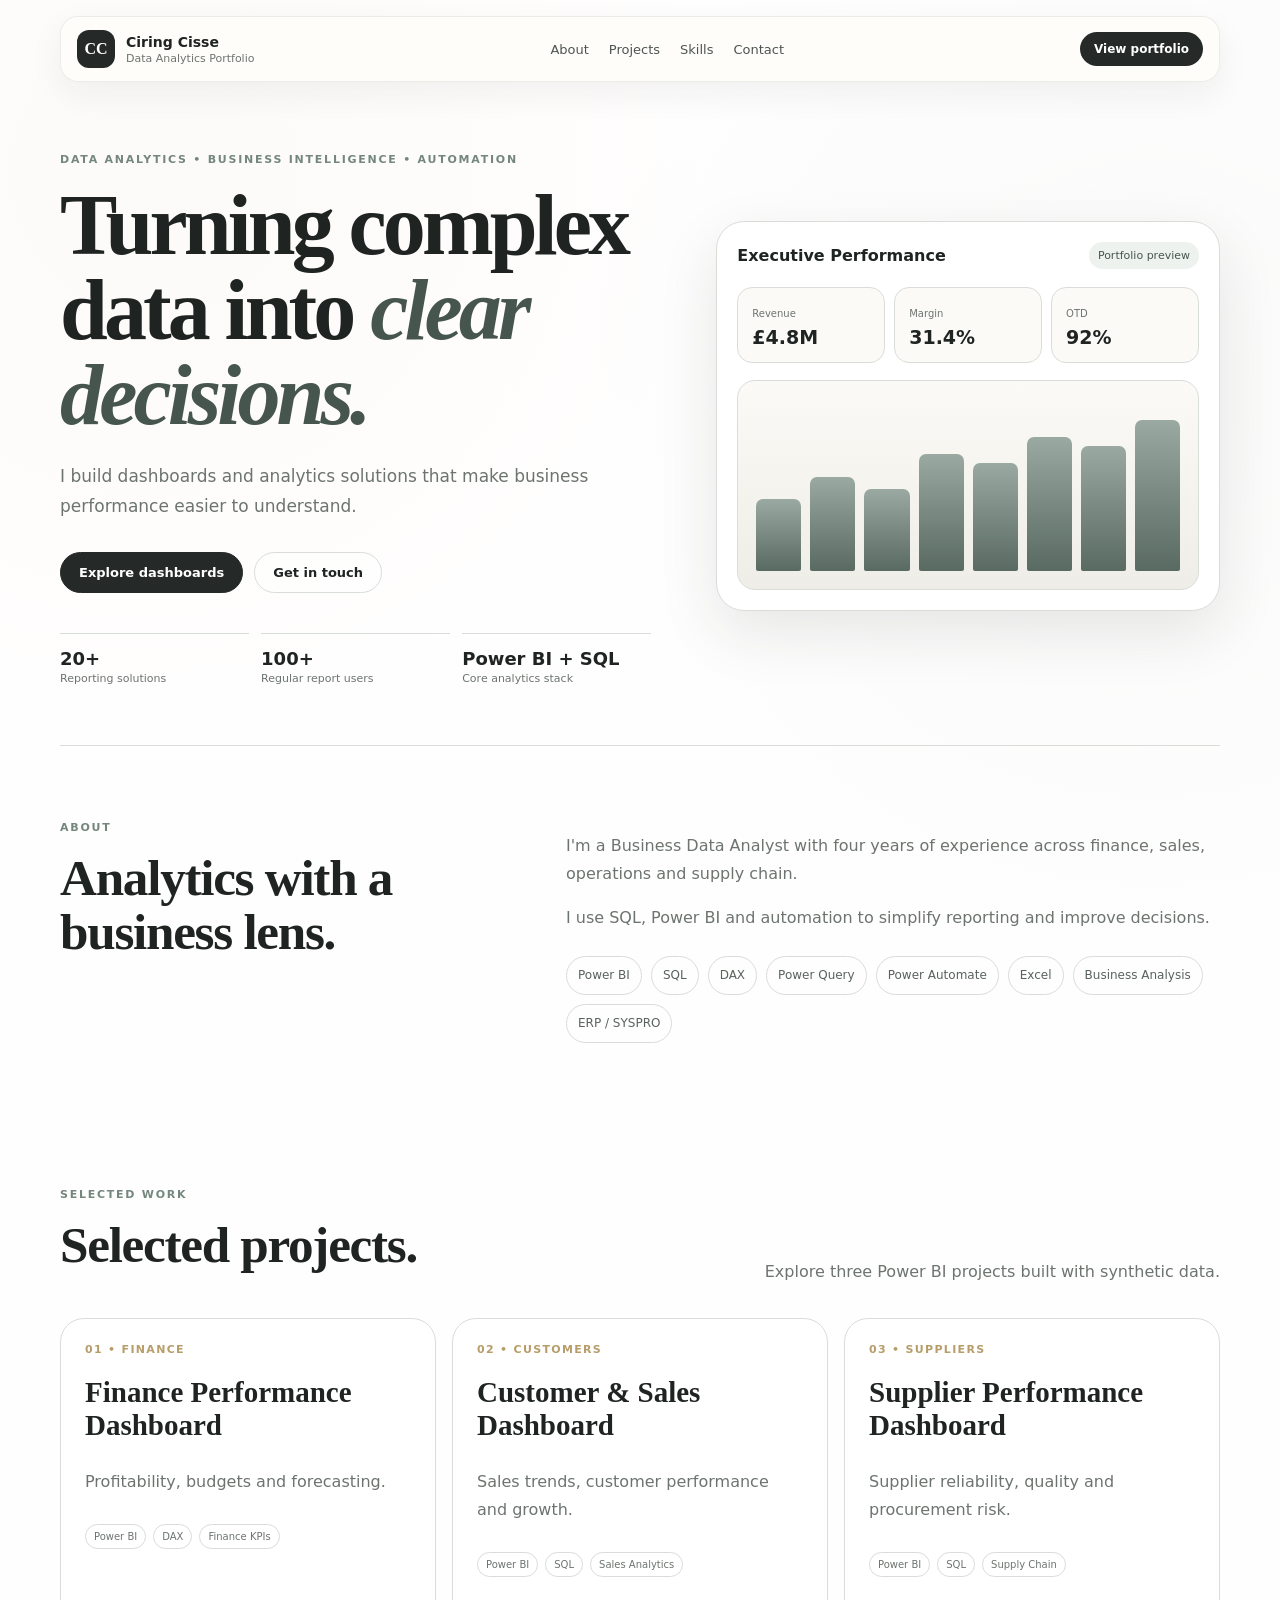
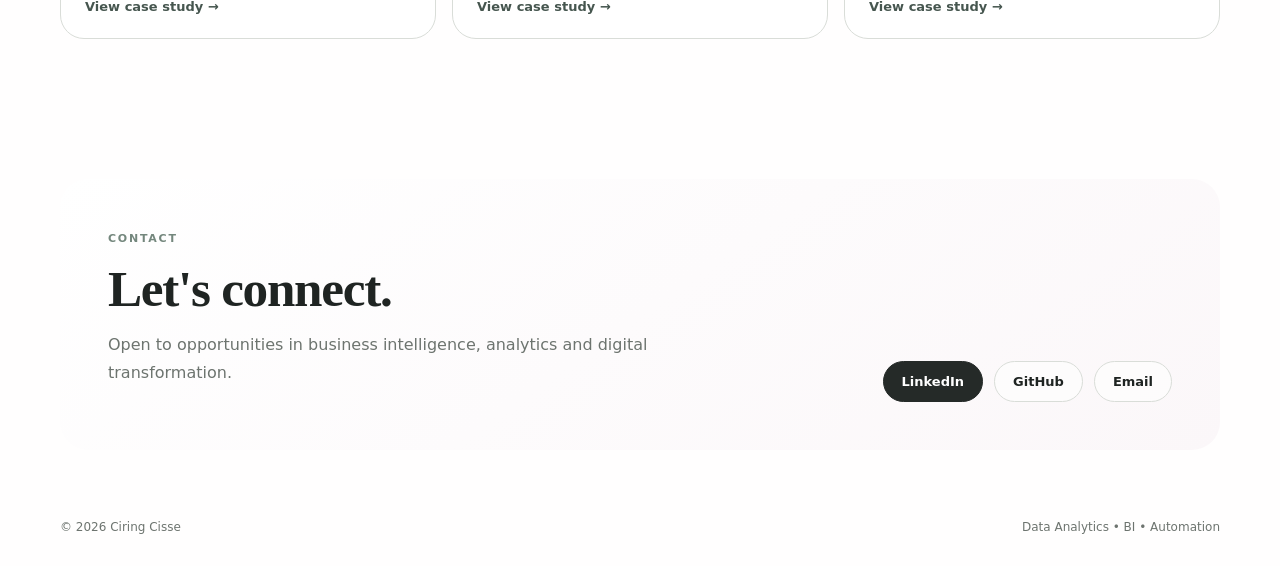
<file: index.html>
<!doctype html>
<html lang="en">
<head>
<meta charset="utf-8"><meta name="viewport" content="width=device-width,initial-scale=1">
<title>Ciring Cisse | Data Analyst Portfolio</title>
<meta name="description" content="Data analytics portfolio showcasing Power BI, SQL, DAX and business intelligence projects.">
<link rel="stylesheet" href="assets/styles.css">
</head>
<body>

<header class="site-header">
  <a class="brand" href="index.html">
    <span class="brand-mark">CC</span>
    <span class="brand-text"><strong>Ciring Cisse</strong><span>Data Analytics Portfolio</span></span>
  </a>
  <nav>
    <a href="index.html#about">About</a>
    <a href="index.html#projects">Projects</a>
    <a href="index.html#skills">Skills</a>
    <a href="index.html#contact">Contact</a>
  </nav>
  <a class="header-cta" href="index.html#projects">View portfolio</a>
</header>

<main>
<section class="hero wrap">
  <div>
    <span class="eyebrow">Data Analytics • Business Intelligence • Automation</span>
    <h1>Turning complex data into <em>clear decisions.</em></h1>
    <p class="lead">I build dashboards and analytics solutions that make business performance easier to understand.</p>
    <div class="button-row">
      <a class="btn primary" href="#projects">Explore dashboards</a>
      <a class="btn secondary" href="#contact">Get in touch</a>
    </div>
    <div class="hero-stats">
      <div><strong>20+</strong><span>Reporting solutions</span></div>
      <div><strong>100+</strong><span>Regular report users</span></div>
      <div><strong>Power BI + SQL</strong><span>Core analytics stack</span></div>
    </div>
  </div>
  <div class="preview">
    <div class="preview-top"><strong>Executive Performance</strong><span class="status">Portfolio preview</span></div>
    <div class="kpi-grid">
      <div class="kpi"><span>Revenue</span><strong>£4.8M</strong></div>
      <div class="kpi"><span>Margin</span><strong>31.4%</strong></div>
      <div class="kpi"><span>OTD</span><strong>92%</strong></div>
    </div>
    <div class="chart">
      <span style="height:42%"></span><span style="height:55%"></span><span style="height:48%"></span><span style="height:68%"></span>
      <span style="height:63%"></span><span style="height:78%"></span><span style="height:73%"></span><span style="height:88%"></span>
    </div>
  </div>
</section>

<section id="about" class="section wrap about-grid">
  <div>
    <span class="eyebrow">About</span>
    <h2>Analytics with a business lens.</h2>
  </div>
  <div class="body-copy">
    <p>I'm a Business Data Analyst with four years of experience across finance, sales, operations and supply chain.</p>
    <p>I use SQL, Power BI and automation to simplify reporting and improve decisions.</p>
    <div id="skills" class="skills">
      <span>Power BI</span><span>SQL</span><span>DAX</span><span>Power Query</span><span>Power Automate</span><span>Excel</span><span>Business Analysis</span><span>ERP / SYSPRO</span>
    </div>
  </div>
</section>

<section id="projects" class="section wrap">
  <div class="section-head">
    <div><span class="eyebrow">Selected Work</span><h2>Selected projects.</h2></div>
    <p>Explore three Power BI projects built with synthetic data.</p>
  </div>
  <div class="projects">
    <article class="project">
      <small>01 • FINANCE</small>
      <h3>Finance Performance Dashboard</h3>
      <p>Profitability, budgets and forecasting.</p>
      <div class="tags"><span>Power BI</span><span>DAX</span><span>Finance KPIs</span></div>
      <a class="project-link" href="finance.html">View case study →</a>
    </article>
    <article class="project">
      <small>02 • CUSTOMERS</small>
      <h3>Customer & Sales Dashboard</h3>
      <p>Sales trends, customer performance and growth.</p>
      <div class="tags"><span>Power BI</span><span>SQL</span><span>Sales Analytics</span></div>
      <a class="project-link" href="customers.html">View case study →</a>
    </article>
    <article class="project">
      <small>03 • SUPPLIERS</small>
      <h3>Supplier Performance Dashboard</h3>
      <p>Supplier reliability, quality and procurement risk.</p>
      <div class="tags"><span>Power BI</span><span>SQL</span><span>Supply Chain</span></div>
      <a class="project-link" href="suppliers.html">View case study →</a>
    </article>
  </div>
</section>

<section id="contact" class="section wrap">
  <div class="contact">
    <div>
      <span class="eyebrow">Contact</span>
      <h2>Let's connect.</h2>
      <p>Open to opportunities in business intelligence, analytics and digital transformation.</p>
    </div>
    <div class="button-row">
      <a class="btn primary" href="#">LinkedIn</a>
      <a class="btn secondary" href="#">GitHub</a>
      <a class="btn secondary" href="#">Email</a>
    </div>
  </div>
</section>
</main>
<footer><span>© <span data-year></span> Ciring Cisse</span><span>Data Analytics • BI • Automation</span></footer>
<script src="assets/app.js"></script>
</body></html>
</file>
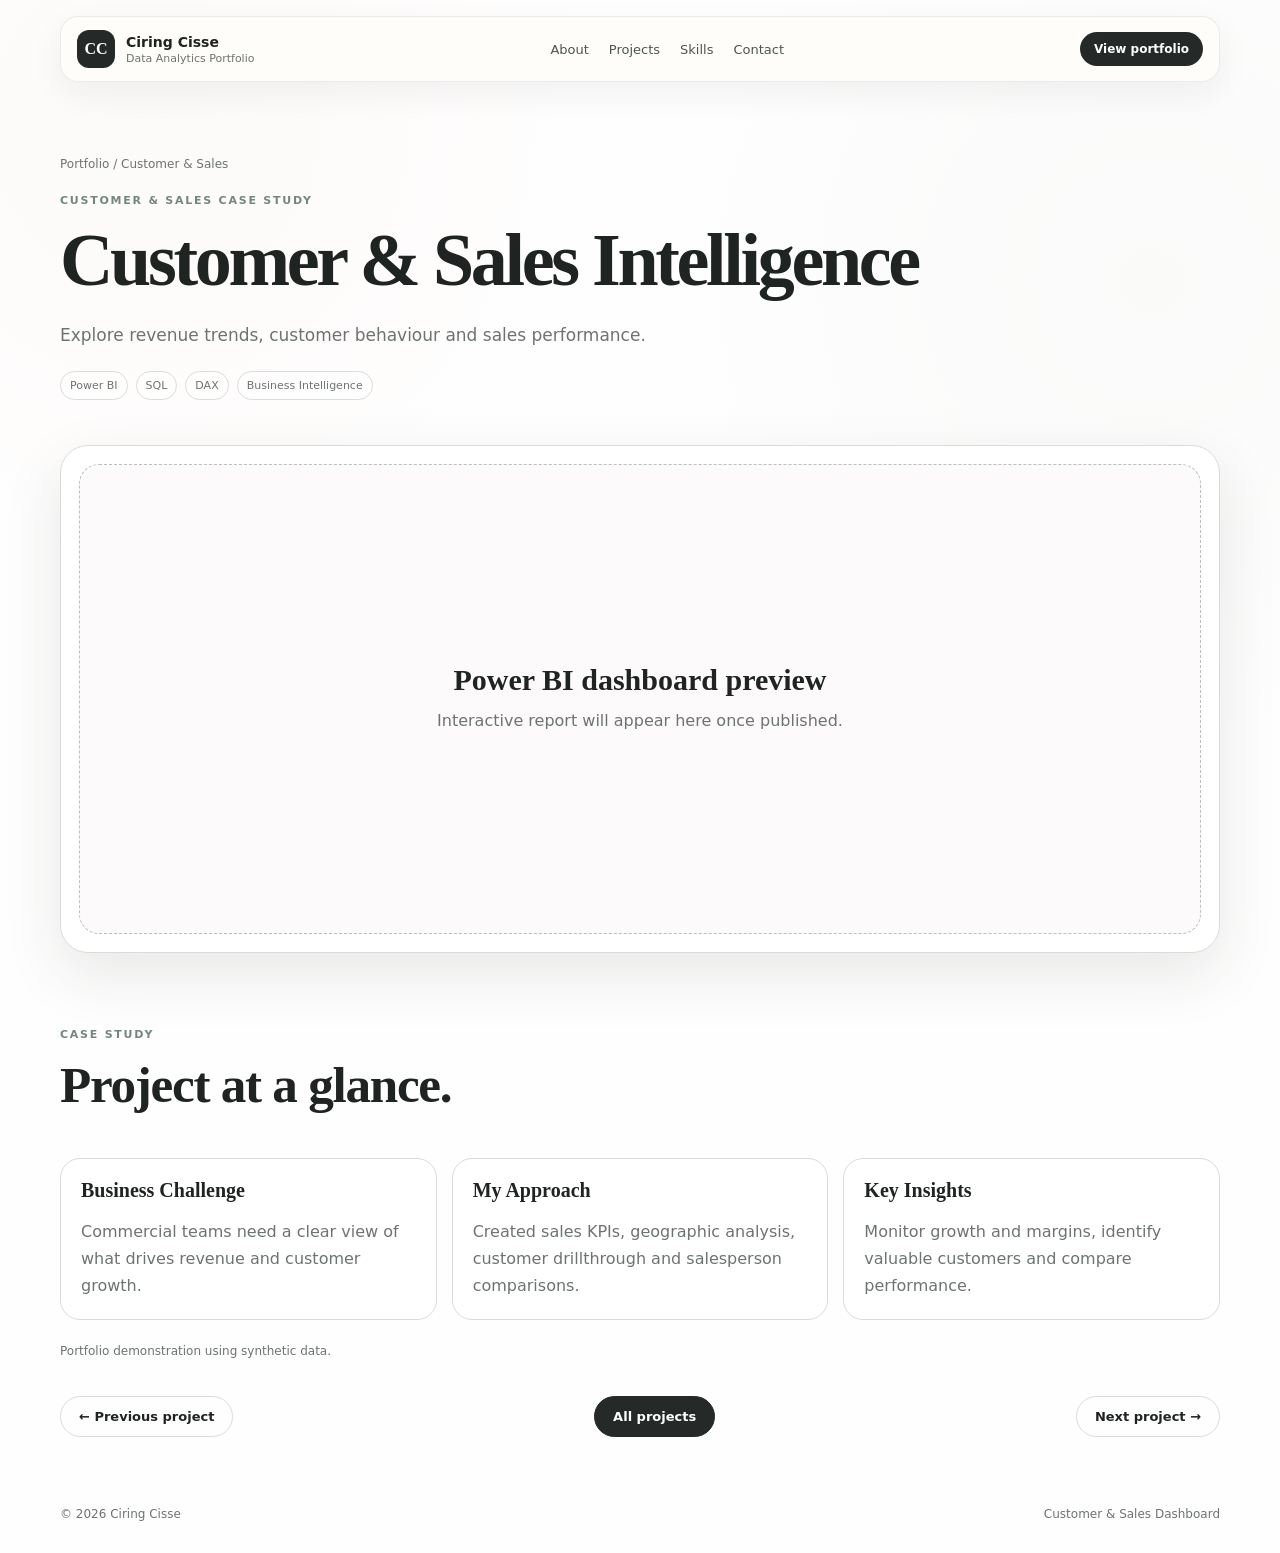
<file: customers.html>
<!doctype html>
<html lang="en">
<head>
<meta charset="utf-8"><meta name="viewport" content="width=device-width,initial-scale=1">
<title>Customer & Sales Dashboard | Ciring Cisse</title>
<link rel="stylesheet" href="assets/styles.css">
</head>
<body>

<header class="site-header">
  <a class="brand" href="index.html">
    <span class="brand-mark">CC</span>
    <span class="brand-text"><strong>Ciring Cisse</strong><span>Data Analytics Portfolio</span></span>
  </a>
  <nav>
    <a href="index.html#about">About</a>
    <a href="index.html#projects">Projects</a>
    <a href="index.html#skills">Skills</a>
    <a href="index.html#contact">Contact</a>
  </nav>
  <a class="header-cta" href="index.html#projects">View portfolio</a>
</header>

<main>
<section class="case-hero wrap">
  <div class="breadcrumb"><a href="index.html">Portfolio</a> / Customer & Sales</div>
  <span class="eyebrow">Customer & Sales Case Study</span>
  <h1>Customer & Sales Intelligence</h1>
  <p class="lead">Explore revenue trends, customer behaviour and sales performance.</p>
  <div class="case-meta"><span>Power BI</span><span>SQL</span><span>DAX</span><span>Business Intelligence</span></div>
</section>

<section class="wrap">
  <div class="dashboard-shell">
    <div class="dashboard-placeholder">
      <div>
        <strong>Power BI dashboard preview</strong><p>Interactive report will appear here once published.</p>
      </div>
    </div>
  </div>
</section>

<section class="section wrap">
  <div class="section-head"><div><span class="eyebrow">Case Study</span><h2>Project at a glance.</h2></div></div>
  <div class="case-grid">
    <article class="info-card">
      <h3>Business Challenge</h3><p>Commercial teams need a clear view of what drives revenue and customer growth.</p>
    </article>
    <article class="info-card">
      <h3>My Approach</h3><p>Created sales KPIs, geographic analysis, customer drillthrough and salesperson comparisons.</p>
    </article>
    <article class="info-card">
      <h3>Key Insights</h3><p>Monitor growth and margins, identify valuable customers and compare performance.</p>
    </article>
  </div>
  <p class="data-note">Portfolio demonstration using synthetic data.</p><div class="nav-projects">
    <a class="btn secondary" href="finance.html">← Previous project</a>
    <a class="btn primary" href="index.html#projects">All projects</a>
    <a class="btn secondary" href="suppliers.html">Next project →</a>
  </div>
</section>
</main>
<footer><span>© <span data-year></span> Ciring Cisse</span><span>Customer & Sales Dashboard</span></footer>
<script src="assets/app.js"></script>
</body></html>
</file>
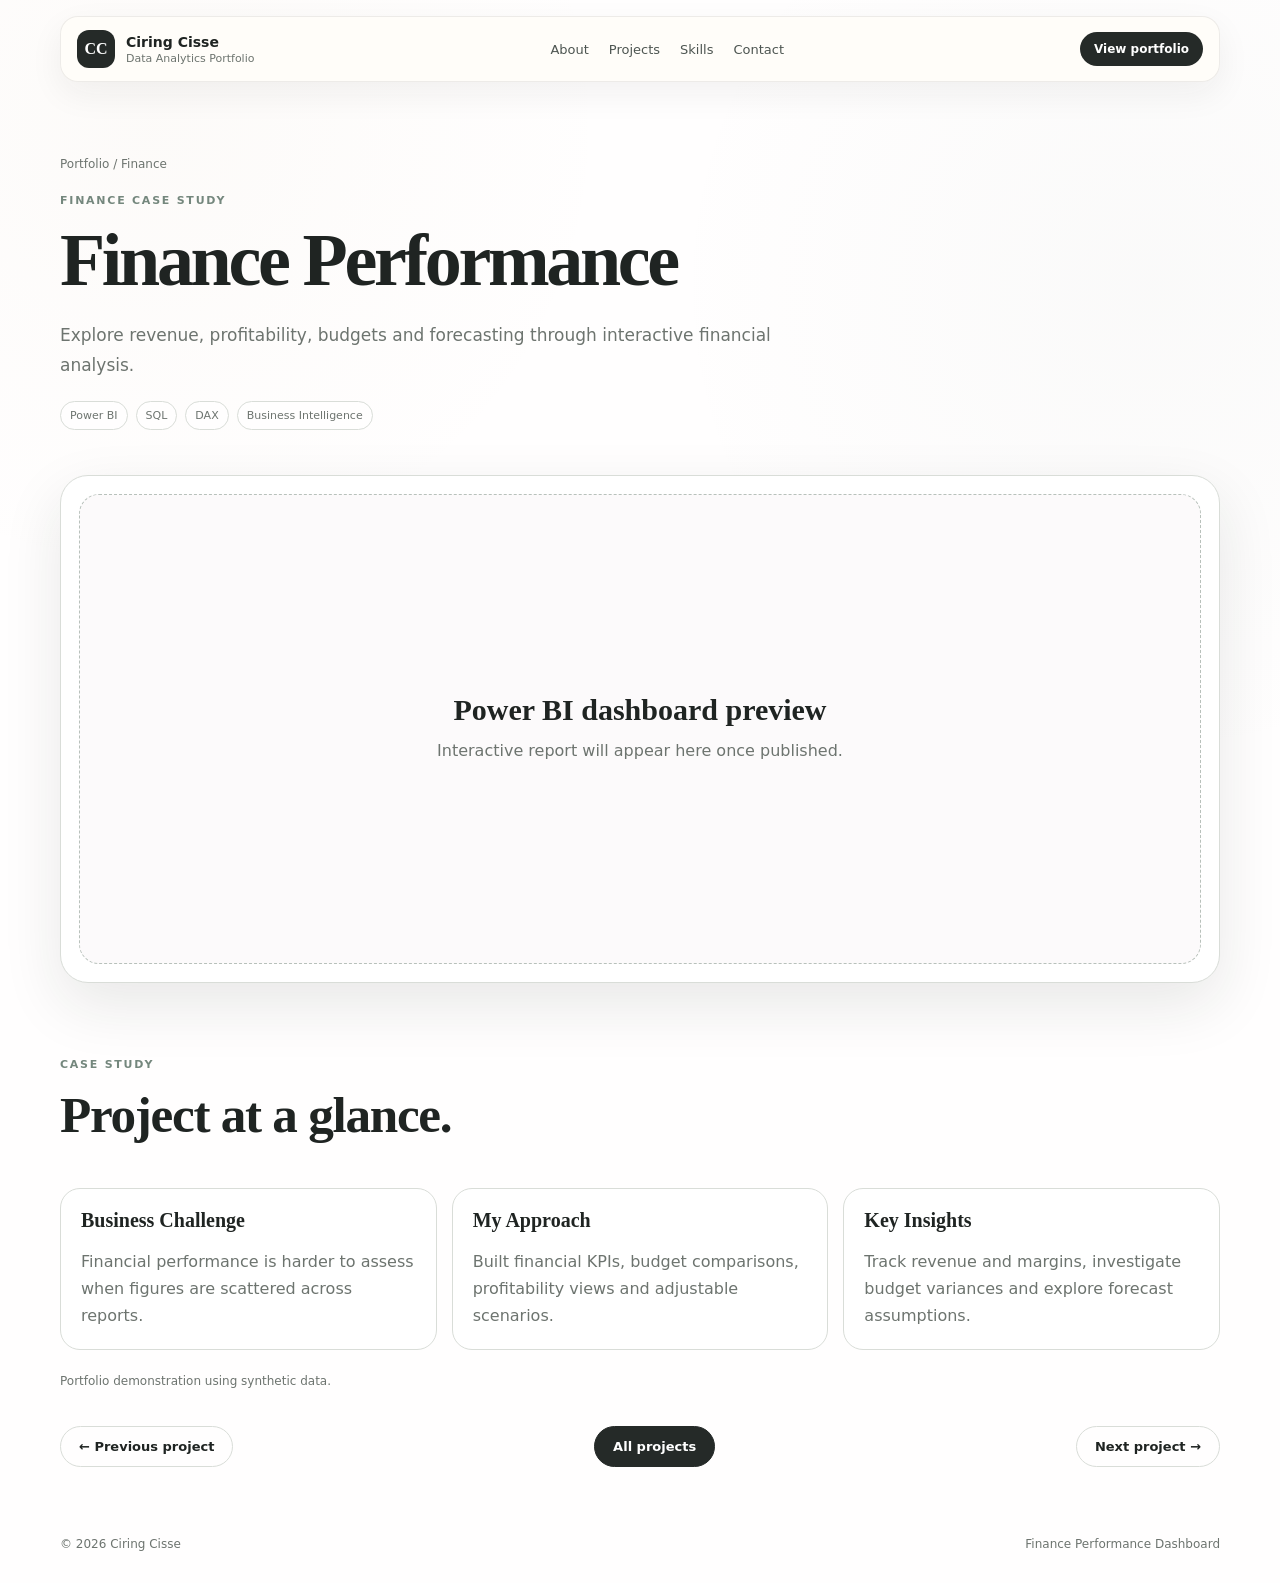
<file: finance.html>
<!doctype html>
<html lang="en">
<head>
<meta charset="utf-8"><meta name="viewport" content="width=device-width,initial-scale=1">
<title>Finance Performance Dashboard | Ciring Cisse</title>
<link rel="stylesheet" href="assets/styles.css">
</head>
<body>

<header class="site-header">
  <a class="brand" href="index.html">
    <span class="brand-mark">CC</span>
    <span class="brand-text"><strong>Ciring Cisse</strong><span>Data Analytics Portfolio</span></span>
  </a>
  <nav>
    <a href="index.html#about">About</a>
    <a href="index.html#projects">Projects</a>
    <a href="index.html#skills">Skills</a>
    <a href="index.html#contact">Contact</a>
  </nav>
  <a class="header-cta" href="index.html#projects">View portfolio</a>
</header>

<main>
<section class="case-hero wrap">
  <div class="breadcrumb"><a href="index.html">Portfolio</a> / Finance</div>
  <span class="eyebrow">Finance Case Study</span>
  <h1>Finance Performance</h1>
  <p class="lead">Explore revenue, profitability, budgets and forecasting through interactive financial analysis.</p>
  <div class="case-meta"><span>Power BI</span><span>SQL</span><span>DAX</span><span>Business Intelligence</span></div>
</section>

<section class="wrap">
  <div class="dashboard-shell">
    <div class="dashboard-placeholder">
      <div>
        <strong>Power BI dashboard preview</strong><p>Interactive report will appear here once published.</p>
      </div>
    </div>
  </div>
</section>

<section class="section wrap">
  <div class="section-head"><div><span class="eyebrow">Case Study</span><h2>Project at a glance.</h2></div></div>
  <div class="case-grid">
    <article class="info-card">
      <h3>Business Challenge</h3><p>Financial performance is harder to assess when figures are scattered across reports.</p>
    </article>
    <article class="info-card">
      <h3>My Approach</h3><p>Built financial KPIs, budget comparisons, profitability views and adjustable scenarios.</p>
    </article>
    <article class="info-card">
      <h3>Key Insights</h3><p>Track revenue and margins, investigate budget variances and explore forecast assumptions.</p>
    </article>
  </div>
  <p class="data-note">Portfolio demonstration using synthetic data.</p><div class="nav-projects">
    <a class="btn secondary" href="suppliers.html">← Previous project</a>
    <a class="btn primary" href="index.html#projects">All projects</a>
    <a class="btn secondary" href="customers.html">Next project →</a>
  </div>
</section>
</main>
<footer><span>© <span data-year></span> Ciring Cisse</span><span>Finance Performance Dashboard</span></footer>
<script src="assets/app.js"></script>
</body></html>
</file>
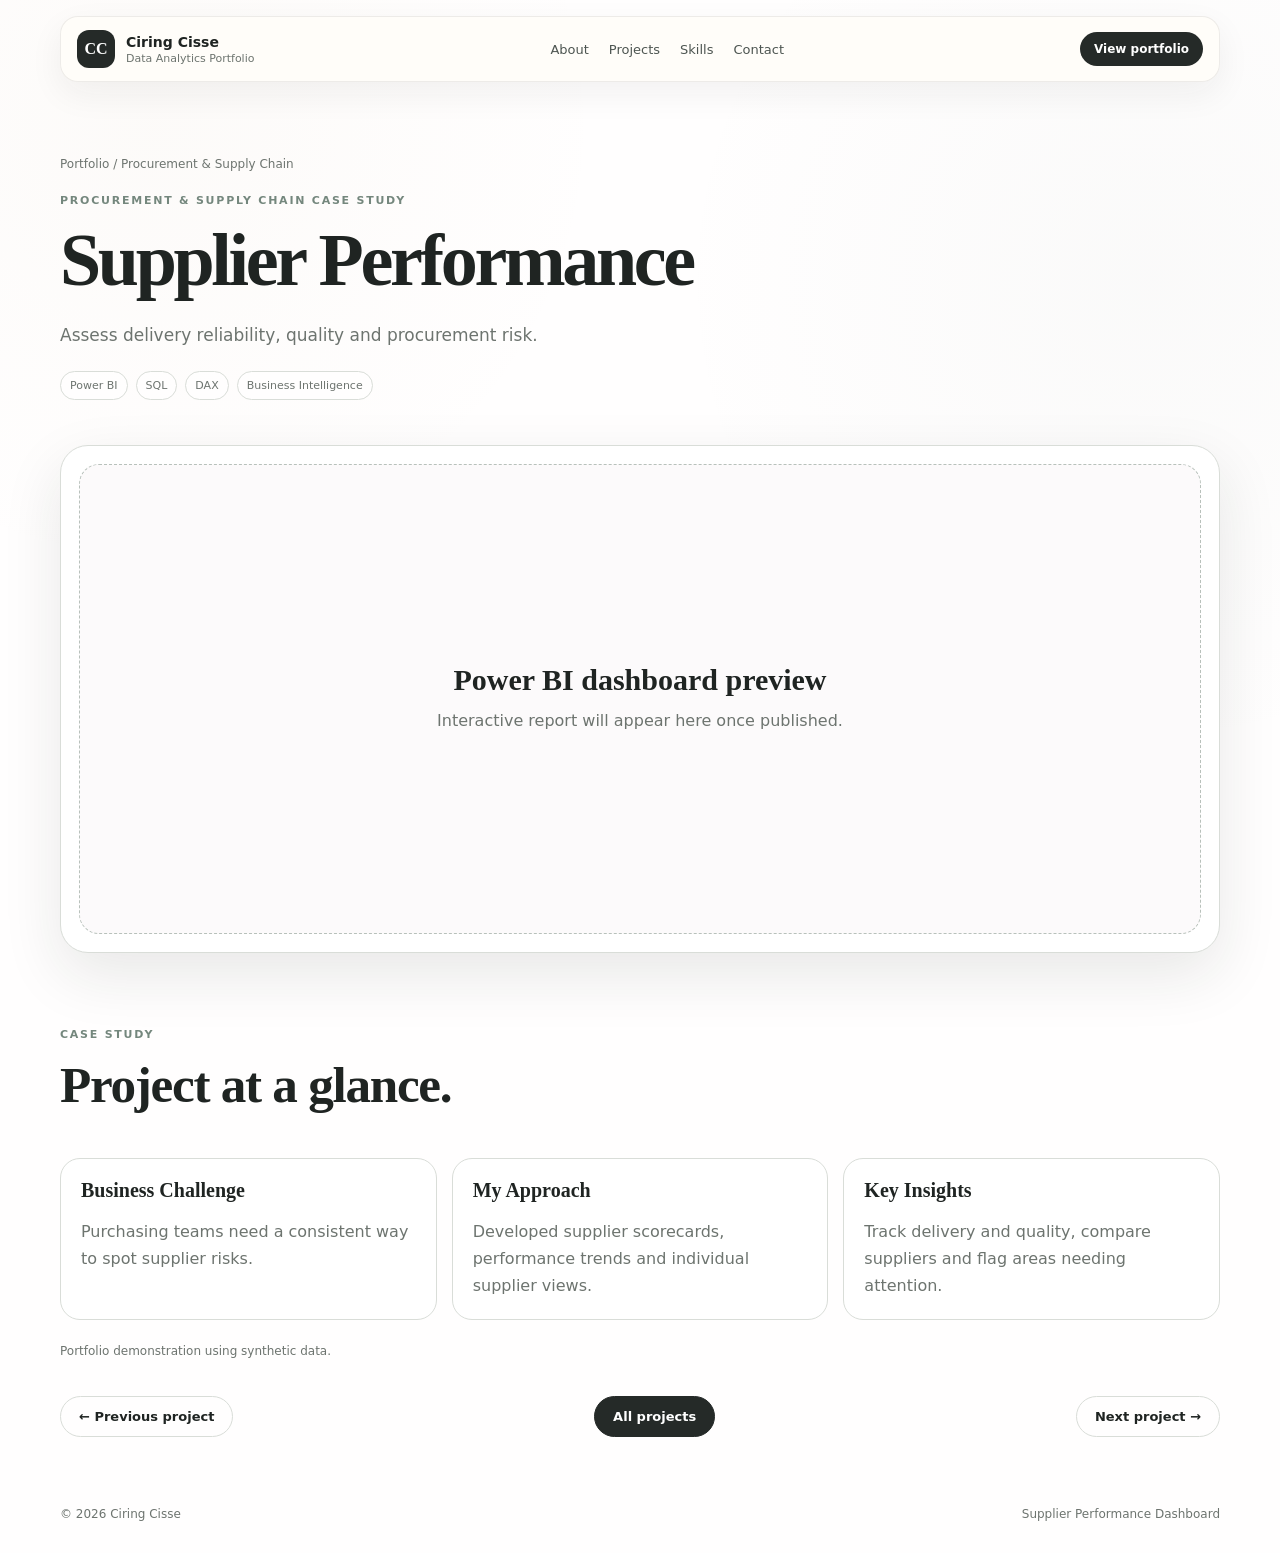
<file: suppliers.html>
<!doctype html>
<html lang="en">
<head>
<meta charset="utf-8"><meta name="viewport" content="width=device-width,initial-scale=1">
<title>Supplier Performance Dashboard | Ciring Cisse</title>
<link rel="stylesheet" href="assets/styles.css">
</head>
<body>

<header class="site-header">
  <a class="brand" href="index.html">
    <span class="brand-mark">CC</span>
    <span class="brand-text"><strong>Ciring Cisse</strong><span>Data Analytics Portfolio</span></span>
  </a>
  <nav>
    <a href="index.html#about">About</a>
    <a href="index.html#projects">Projects</a>
    <a href="index.html#skills">Skills</a>
    <a href="index.html#contact">Contact</a>
  </nav>
  <a class="header-cta" href="index.html#projects">View portfolio</a>
</header>

<main>
<section class="case-hero wrap">
  <div class="breadcrumb"><a href="index.html">Portfolio</a> / Procurement & Supply Chain</div>
  <span class="eyebrow">Procurement & Supply Chain Case Study</span>
  <h1>Supplier Performance</h1>
  <p class="lead">Assess delivery reliability, quality and procurement risk.</p>
  <div class="case-meta"><span>Power BI</span><span>SQL</span><span>DAX</span><span>Business Intelligence</span></div>
</section>

<section class="wrap">
  <div class="dashboard-shell">
    <div class="dashboard-placeholder">
      <div>
        <strong>Power BI dashboard preview</strong><p>Interactive report will appear here once published.</p>
      </div>
    </div>
  </div>
</section>

<section class="section wrap">
  <div class="section-head"><div><span class="eyebrow">Case Study</span><h2>Project at a glance.</h2></div></div>
  <div class="case-grid">
    <article class="info-card">
      <h3>Business Challenge</h3><p>Purchasing teams need a consistent way to spot supplier risks.</p>
    </article>
    <article class="info-card">
      <h3>My Approach</h3><p>Developed supplier scorecards, performance trends and individual supplier views.</p>
    </article>
    <article class="info-card">
      <h3>Key Insights</h3><p>Track delivery and quality, compare suppliers and flag areas needing attention.</p>
    </article>
  </div>
  <p class="data-note">Portfolio demonstration using synthetic data.</p><div class="nav-projects">
    <a class="btn secondary" href="customers.html">← Previous project</a>
    <a class="btn primary" href="index.html#projects">All projects</a>
    <a class="btn secondary" href="finance.html">Next project →</a>
  </div>
</section>
</main>
<footer><span>© <span data-year></span> Ciring Cisse</span><span>Supplier Performance Dashboard</span></footer>
<script src="assets/app.js"></script>
</body></html>
</file>
<file: assets/styles.css>
:root{
  --bg:#fffefe;
  --paper:#ffffff;
  --ink:#1f2422;
  --muted:#6d746f;
  --line:#d9ddd8;
  --sage:#74877d;
  --sage-dark:#46564f;
  --gold:#b79d69;
  --stone:#faf5f7;
  --charcoal:#252a28;
  --shadow:0 22px 60px rgba(31,36,34,.10);
}
*{box-sizing:border-box}
html{scroll-behavior:smooth}
body{
  margin:0;
  font-family:Inter,system-ui,-apple-system,BlinkMacSystemFont,"Segoe UI",sans-serif;
  background:
    radial-gradient(circle at 12% 8%, rgba(183,157,105,.035), transparent 25%),
    radial-gradient(circle at 90% 18%, rgba(116,135,125,.035), transparent 28%),
    var(--bg);
  color:var(--ink)
}
a{text-decoration:none;color:inherit}
.wrap{width:min(1160px,calc(100% - 38px));margin:0 auto}
.site-header{
  width:min(1160px,calc(100% - 38px));margin:16px auto 0;position:sticky;top:14px;z-index:20;
  display:flex;align-items:center;justify-content:space-between;gap:22px;
  padding:13px 16px;background:rgba(255,253,249,.9);backdrop-filter:blur(14px);
  border:1px solid rgba(31,36,34,.08);border-radius:18px;box-shadow:0 12px 34px rgba(31,36,34,.06)
}
.brand{display:flex;align-items:center;gap:11px}
.brand-mark{width:38px;height:38px;border-radius:12px;background:var(--charcoal);color:#fff;display:grid;place-items:center;font-family:Georgia,serif;font-weight:700}
.brand-text strong{display:block;font-size:14px}
.brand-text span{display:block;font-size:11px;color:var(--muted);margin-top:2px}
nav{display:flex;gap:20px;font-size:13px;color:#4d5551}
nav a:hover{color:var(--sage-dark)}
.header-cta{padding:10px 14px;border-radius:999px;background:var(--charcoal);color:white;font-size:12px;font-weight:700}
.hero{min-height:690px;display:grid;grid-template-columns:1.08fr .92fr;gap:65px;align-items:center;padding:80px 0 70px}
.eyebrow{display:inline-block;font-size:11px;font-weight:800;letter-spacing:.16em;text-transform:uppercase;color:var(--sage);margin-bottom:17px}
h1,h2,h3{margin-top:0}
h1{font-family:Georgia,"Times New Roman",serif;font-size:clamp(54px,7vw,86px);line-height:.99;letter-spacing:-.045em;margin-bottom:24px}
h1 em{font-style:italic;color:var(--sage-dark)}
h2{font-family:Georgia,"Times New Roman",serif;font-size:clamp(36px,4vw,58px);line-height:1.05;letter-spacing:-.025em;margin-bottom:14px}
h3{font-size:20px}
.lead,.body-copy,.project p,.detail-copy,.case-summary p{color:var(--muted);line-height:1.75}
.lead{font-size:17px;max-width:730px}
.button-row{display:flex;gap:11px;flex-wrap:wrap;margin-top:30px}
.btn{display:inline-flex;align-items:center;justify-content:center;padding:12px 18px;border-radius:999px;font-size:13px;font-weight:750;border:1px solid var(--line);transition:.2s}
.btn.primary{background:var(--charcoal);color:white;border-color:var(--charcoal)}
.btn.secondary{background:rgba(255,255,255,.58)}
.btn:hover{transform:translateY(-1px)}
.hero-stats{display:grid;grid-template-columns:repeat(3,1fr);gap:12px;margin-top:40px}
.hero-stats div{padding-top:14px;border-top:1px solid var(--line)}
.hero-stats strong{display:block;font-size:18px}
.hero-stats span{display:block;font-size:11px;color:var(--muted);margin-top:3px}
.preview{
  background:var(--paper);border:1px solid var(--line);border-radius:28px;padding:20px;box-shadow:var(--shadow)
}
.preview-top{display:flex;align-items:center;justify-content:space-between;margin-bottom:18px}
.status{font-size:11px;color:var(--sage-dark);padding:7px 9px;border-radius:999px;background:#eef2ef}
.kpi-grid{display:grid;grid-template-columns:repeat(3,1fr);gap:9px}
.kpi{background:#fbfaf7;border:1px solid var(--line);border-radius:15px;padding:14px}
.kpi span{font-size:10px;color:var(--muted)}
.kpi strong{display:block;font-size:19px;margin-top:5px}
.chart{height:210px;margin-top:17px;padding:18px;border:1px solid var(--line);border-radius:18px;background:linear-gradient(180deg,#fbfaf6,#efede7);display:flex;align-items:flex-end;gap:9px}
.chart span{flex:1;border-radius:7px 7px 2px 2px;background:linear-gradient(180deg,#9aa9a1,#596a62)}
.section{padding:88px 0}
.section-head{display:flex;justify-content:space-between;align-items:end;gap:28px;margin-bottom:32px}
.section-head p{max-width:470px;color:var(--muted);line-height:1.7;margin:0}
.about-grid{display:grid;grid-template-columns:.8fr 1.2fr;gap:70px;border-top:1px solid var(--line)}
.skills{display:flex;flex-wrap:wrap;gap:9px;margin-top:24px}
.skills span{padding:8px 11px;border:1px solid var(--line);background:rgba(255,255,255,.5);border-radius:999px;font-size:12px;color:#59625d}
.projects{display:grid;grid-template-columns:repeat(3,1fr);gap:16px}
.project{background:var(--paper);border:1px solid var(--line);border-radius:24px;padding:24px;min-height:350px;display:flex;flex-direction:column;transition:.25s}
.project:hover{transform:translateY(-4px);box-shadow:0 18px 44px rgba(31,36,34,.08)}
.project small{color:var(--gold);font-size:11px;font-weight:800;letter-spacing:.12em}
.project h3{font-family:Georgia,serif;font-size:29px;margin:20px 0 10px}
.tags{display:flex;flex-wrap:wrap;gap:7px;margin:12px 0 22px}
.tags span{font-size:10px;padding:6px 8px;border:1px solid var(--line);border-radius:999px;color:var(--muted)}
.project-link{margin-top:auto;font-size:13px;font-weight:800;color:var(--sage-dark)}
.contact{background:linear-gradient(145deg,#ece8e0,#e6ece8);border-radius:28px;padding:48px;display:flex;justify-content:space-between;gap:35px;align-items:end}
.contact p{color:var(--muted);max-width:620px;line-height:1.7}
footer{width:min(1160px,calc(100% - 38px));margin:0 auto;padding:0 0 32px;display:flex;justify-content:space-between;gap:20px;color:var(--muted);font-size:12px}

/* case study */
.case-hero{padding:75px 0 45px}
.case-hero h1{font-size:clamp(46px,6vw,74px);max-width:950px}
.breadcrumb{font-size:12px;color:var(--muted);margin-bottom:18px}
.case-meta{display:flex;flex-wrap:wrap;gap:8px;margin-top:20px}
.case-meta span{padding:7px 9px;border-radius:999px;border:1px solid var(--line);font-size:11px;color:var(--muted);background:rgba(255,255,255,.45)}
.dashboard-shell{background:var(--paper);border:1px solid var(--line);border-radius:28px;padding:18px;box-shadow:var(--shadow)}
.dashboard-placeholder{min-height:470px;border-radius:20px;border:1px dashed #b8c1bb;background:linear-gradient(145deg,#f8f7f3,#eeece7);display:grid;place-items:center;text-align:center;padding:30px}
.dashboard-placeholder strong{display:block;font-family:Georgia,serif;font-size:30px;margin-bottom:10px}
.dashboard-placeholder p{max-width:600px;color:var(--muted);line-height:1.7;margin:0 auto}
.case-grid{display:grid;grid-template-columns:repeat(3,1fr);gap:15px;margin-top:18px}
.info-card{background:var(--paper);border:1px solid var(--line);border-radius:20px;padding:20px}
.info-card h3{font-family:Georgia,serif;margin-bottom:9px}
.info-card p{color:var(--muted);line-height:1.7;margin-bottom:0}
.metric-row{display:grid;grid-template-columns:repeat(4,1fr);gap:12px;margin-top:28px}
.metric{padding:18px;border-top:1px solid var(--line)}
.metric strong{display:block;font-size:22px}
.metric span{font-size:11px;color:var(--muted)}
.nav-projects{display:flex;justify-content:space-between;gap:12px;margin-top:38px;flex-wrap:wrap}

@media(max-width:920px){
  nav{display:none}
  .hero{grid-template-columns:1fr}
  .about-grid{grid-template-columns:1fr;gap:20px}
  .projects,.case-grid{grid-template-columns:1fr 1fr}
  .section-head,.contact{align-items:flex-start;flex-direction:column}
  .metric-row{grid-template-columns:1fr 1fr}
}
@media(max-width:620px){
  .site-header{width:min(100% - 22px,1160px)}
  .header-cta{display:none}
  .wrap{width:min(100% - 28px,1160px)}
  .hero{padding-top:48px}
  h1{font-size:52px}
  .hero-stats,.kpi-grid,.projects,.case-grid,.metric-row{grid-template-columns:1fr}
  .section{padding:68px 0}
  .contact{padding:28px}
  footer{flex-direction:column}
}

/* Lighter portfolio refinements; original type, structure and accent colours retained */
.hero{min-height:610px;padding:66px 0 60px}
.section{padding:70px 0}
.project{min-height:300px}
.dashboard-placeholder{background:#fcfafb}
.contact{background:linear-gradient(145deg,#fff,#fbf7f9)}
.data-note{margin-top:24px;color:var(--muted);font-size:12px}
@media(max-width:620px){.hero{min-height:auto;padding:46px 0}.section{padding:54px 0}}
</file>
